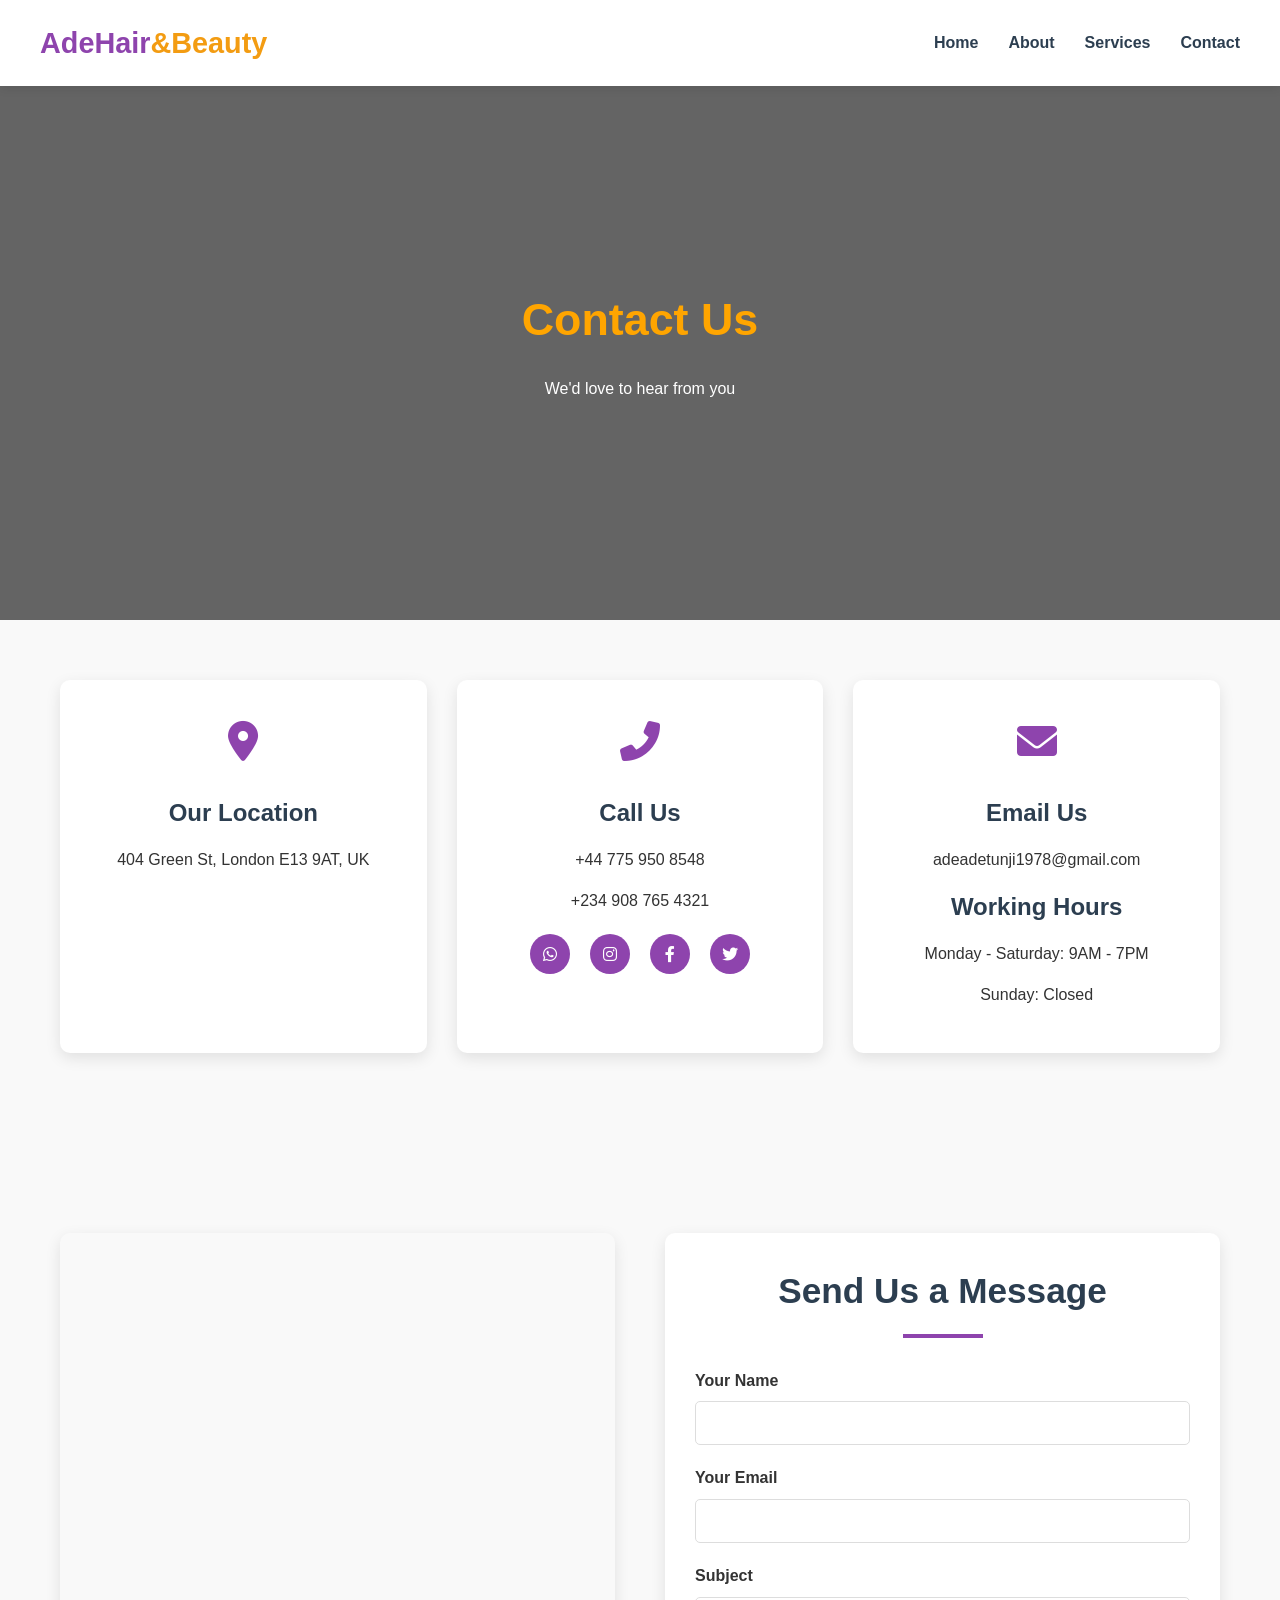
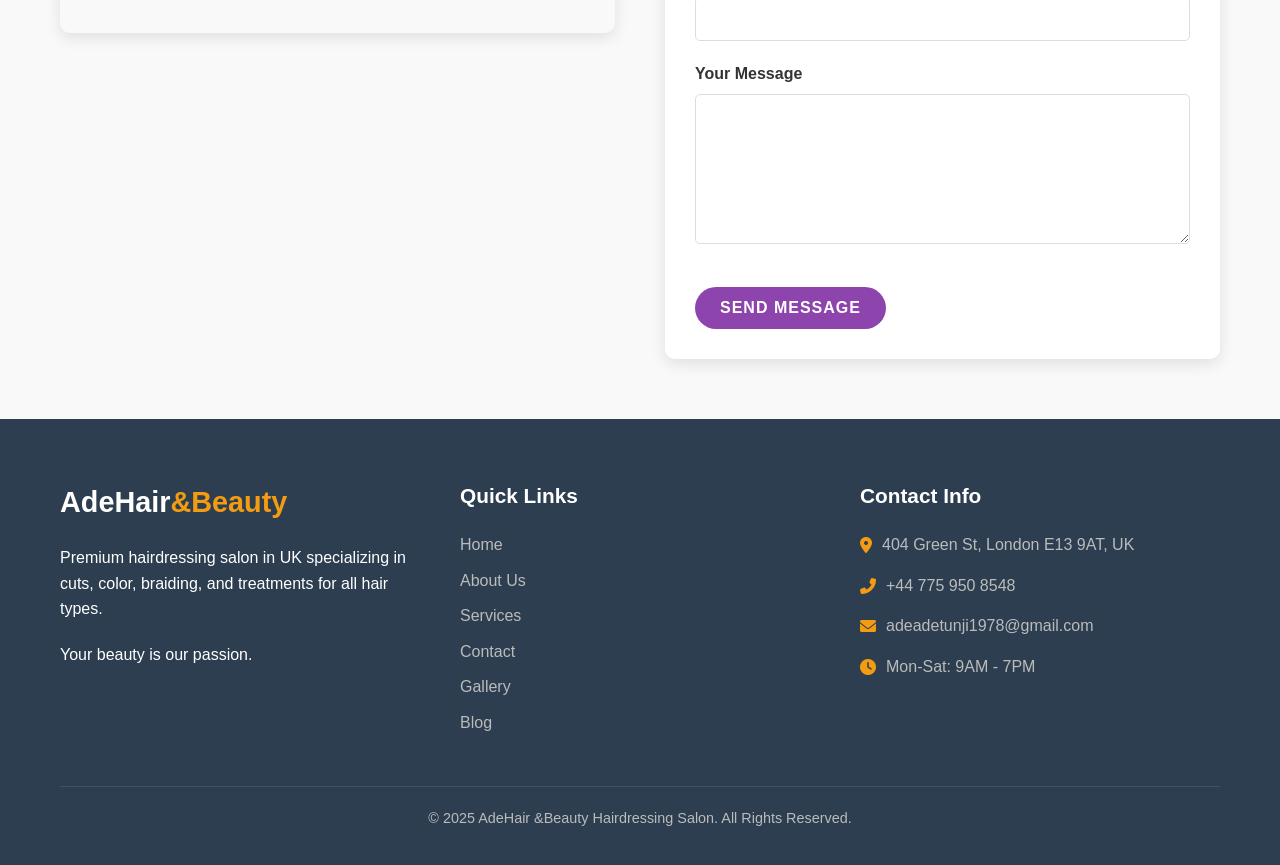
<file: contact.html>
<!DOCTYPE html>
<html lang="en">
<head>
    <meta charset="UTF-8">
    <meta name="viewport" content="width=device-width, initial-scale=1.0">
    <title>AdeHair&Beauty | Premium Hairdressing Salon in UK</title>
    <link rel="stylesheet" href="https://cdnjs.cloudflare.com/ajax/libs/font-awesome/6.0.0-beta3/css/all.min.css">
    <link rel="stylesheet" href="style.css">
</head>
<body>
    <!-- Header -->
    <header>
        <div class="container header-container">
            <a href="index.html" class="logo">AdeHair<span>&Beauty</span></a>
            <button class="mobile-menu-btn" id="mobileMenuBtn">
                <i class="fas fa-bars"></i>
            </button>
            <nav id="mainNav">
                <ul>
                    <li><a href="index.html">Home</a></li>
                    <li><a href="about.html">About</a></li>
                    <li><a href="services.html">Services</a></li>
                    <li><a href="contact.html">Contact</a></li>
                </ul>
            </nav>
        </div>
    </header>


    <!-- Contact Page (hidden by default) -->
        <!-- <div id="contact-page" style="display: none;"> -->
            <!-- Contact Hero -->
            <section class="contact-hero">
                <div class="container">
                    <h1 style="color: orange;">Contact Us</h1>
                    <p>We'd love to hear from you</p>
                </div>
            </section>

            <!-- Contact Info -->
            <section class="contact-info-section">
                <div class="container">
                    <div class="contact-info">
                        <div class="contact-card">
                            <div class="contact-icon">
                                <i class="fas fa-map-marker-alt"></i>
                            </div>
                            <h3>Our Location</h3>
                            <p>404 Green St, London E13 9AT, UK</p>
                        </div>
                        <div class="contact-card">
                            <div class="contact-icon">
                                <i class="fas fa-phone-alt"></i>
                            </div>
                            <h3>Call Us</h3>
                            <p>+44 775 950 8548</p>
                            <p>+234 908 765 4321</p>
                            <div class="social-links">
                                <a href="https://wa.me/447759508548"><i class="fab fa-whatsapp"></i></a>
                                <a href="#"><i class="fab fa-instagram"></i></a>
                                <a href="#"><i class="fab fa-facebook-f"></i></a>
                                <a href="#"><i class="fab fa-twitter"></i></a>
                            </div>
                        </div>
                        <div class="contact-card">
                            <div class="contact-icon">
                                <i class="fas fa-envelope"></i>
                            </div>
                            <h3>Email Us</h3>
                            <p>adeadetunji1978@gmail.com</p>
                            <!-- <p>bookings@lushlocks.com</p> -->
                            <h3>Working Hours</h3>
                            <p>Monday - Saturday: 9AM - 7PM</p>
                            <p>Sunday: Closed</p>
                        </div>
                    </div>
                </div>
            </section>

            <!-- Map & Contact Form -->
            <section class="contact-form-section">
                <div class="container">
                    <div class="contact-container">
                        <div class="contact-map">
                            <!-- <iframe src="https://www.google.com/maps/embed?pb=!1m18!1m12!1m3!1d3964.622697823847!2d3.421587315231632!3d6.428096595338283!2m3!1f0!2f0!3f0!3m2!1i1024!2i768!4f13.1!3m3!1m2!1s0x103bf52e31cc51c7%3A0x7f4ef5e6a7b5e1b!2sVictoria%20Island%2C%20Lagos!5e0!3m2!1sen!2sng!4v1620000000000!5m2!1sen!2sng" allowfullscreen="" loading="lazy"></iframe> -->
                             <iframe src="https://www.google.com/maps/embed?pb=!1m18!1m12!1m3!1d2481.810187333701!2d0.0353007!3d51.535041199999995!2m3!1f0!2f0!3f0!3m2!1i1024!2i768!4f13.1!3m3!1m2!1s0x47d8a7c80a1e1255%3A0x75092673ffcbf46!2s404%20Green%20St%2C%20London%20E13%209AT%2C%20UK!5e0!3m2!1sen!2sng!4v1755837691591!5m2!1sen!2sng" width="600" height="450" style="border:0;" allowfullscreen="" loading="lazy" referrerpolicy="no-referrer-when-downgrade"></iframe>
                        </div>
                        <div class="contact-form">
                            <h2>Send Us a Message</h2>
                            <form name="contact" method="POST" data-netlify="true">
  <input type="hidden" name="form-name" value="contact">
  
  <div class="form-group">
    <label for="contact-name">Your Name</label>
    <input type="text" id="contact-name" name="name" required>
  </div>
  
  <div class="form-group">
    <label for="contact-email">Your Email</label>
    <input type="email" id="contact-email" name="email" required>
  </div>
  
  <div class="form-group">
    <label for="contact-subject">Subject</label>
    <input type="text" id="contact-subject" name="subject">
  </div>
  
  <div class="form-group">
    <label for="contact-message">Your Message</label>
    <textarea id="contact-message" name="message" required></textarea>
  </div>
  
  <button type="submit" class="btn">Send Message</button>
</form>

                        </div>
                    </div>
                </div>
            </section>
        </div>

        <!-- Footer -->
    <footer>
        <div class="container">
            <div class="footer-container">
                <div class="footer-about">
                    <div class="footer-logo">AdeHair<span>&Beauty</span></div>
                    <p>Premium hairdressing salon in UK specializing in cuts, color, braiding, and treatments for all hair types.</p>
                    <p>Your beauty is our passion.</p>
                </div>
                <div class="footer-links">
                    <h3>Quick Links</h3>
                    <ul>
                        <li><a href="index.html">Home</a></li>
                        <li><a href="about.html">About Us</a></li>
                        <li><a href="services.html">Services</a></li>
                        <li><a href="contact.html">Contact</a></li>
                        <li><a href="#">Gallery</a></li>
                        <li><a href="#">Blog</a></li>
                    </ul>
                </div>
                <div class="footer-contact">
                    <h3>Contact Info</h3>
                    <p><i class="fas fa-map-marker-alt"></i> 404 Green St, London E13 9AT, UK</p>
                    <p><i class="fas fa-phone-alt"></i> +44 775 950 8548</p>
                    <p><i class="fas fa-envelope"></i> adeadetunji1978@gmail.com</p>
                    <p><i class="fas fa-clock"></i> Mon-Sat: 9AM - 7PM</p>
                </div>
            </div>
            <div class="footer-bottom">
                <p>&copy; 2025 AdeHair &Beauty Hairdressing Salon. All Rights Reserved.</p>
            </div>
        </div>
    </footer>

    <script src="script.js"></script>
</body>
</html>
</file>
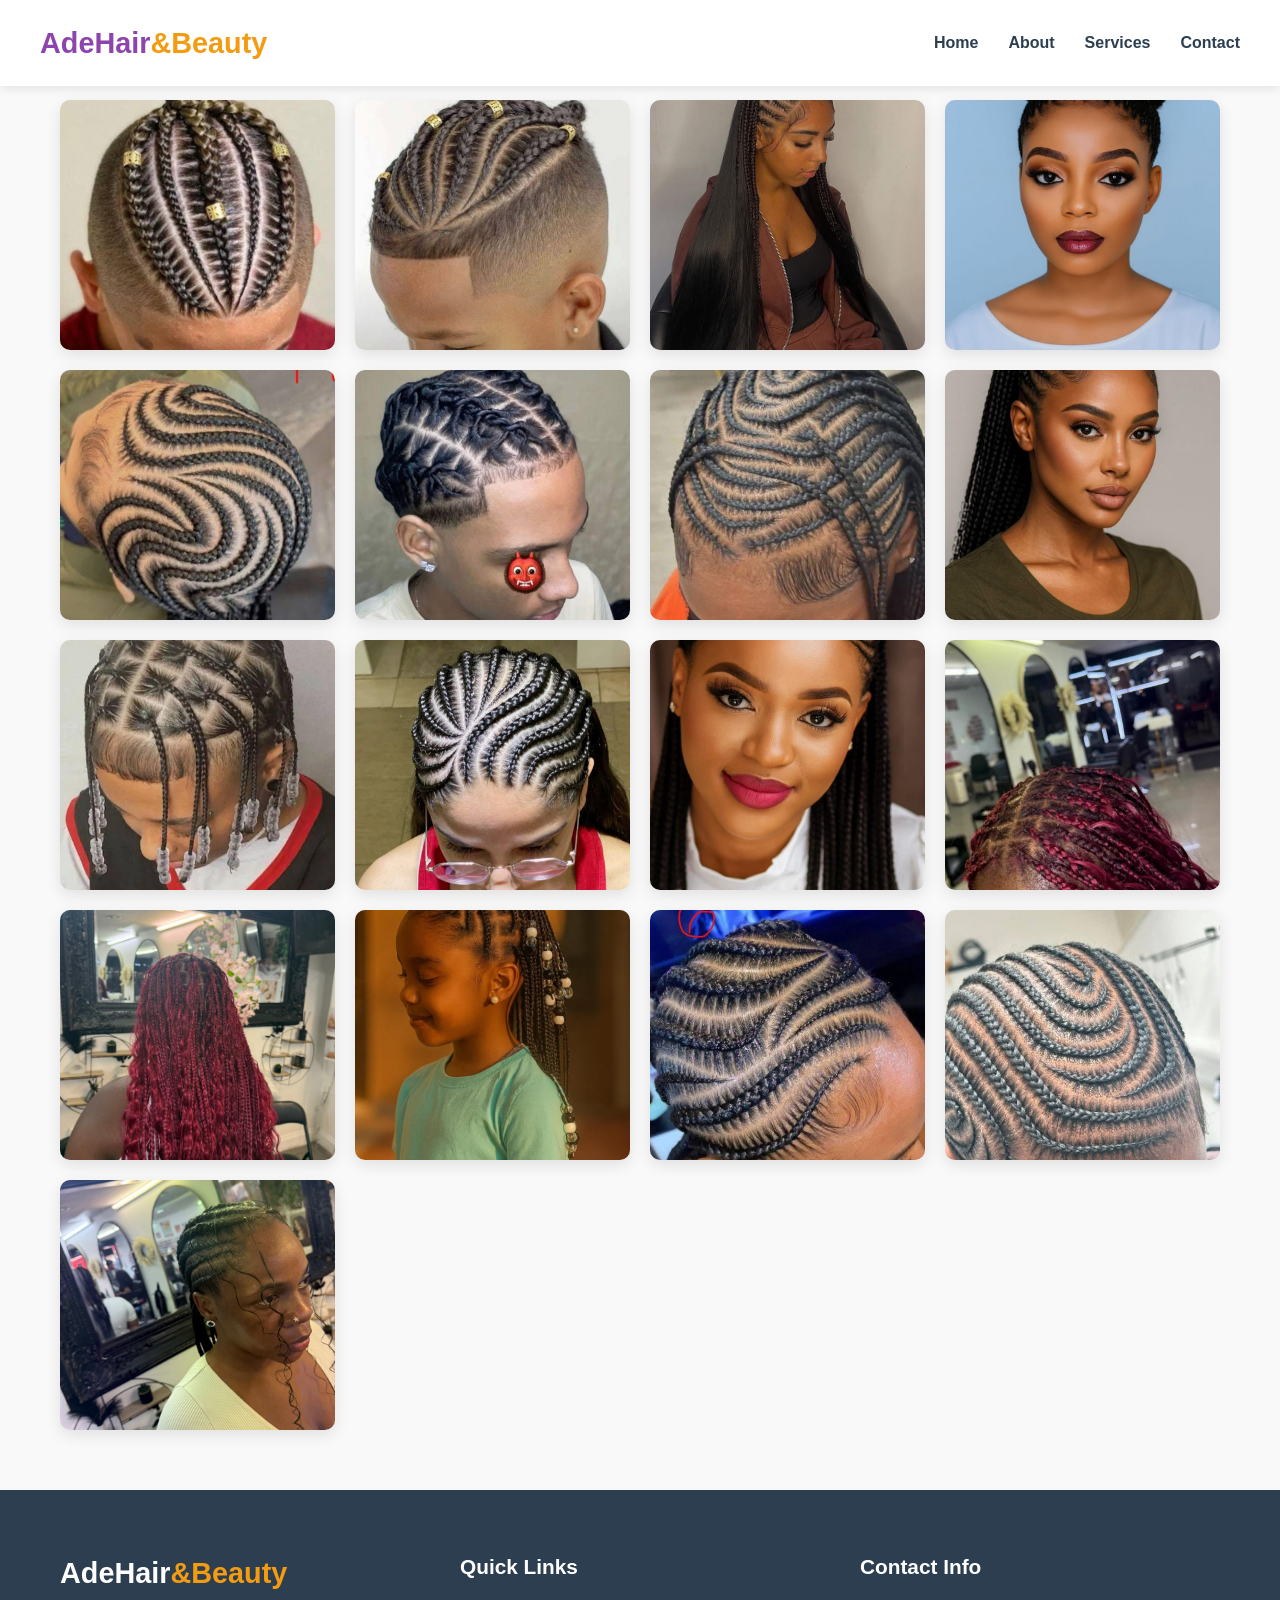
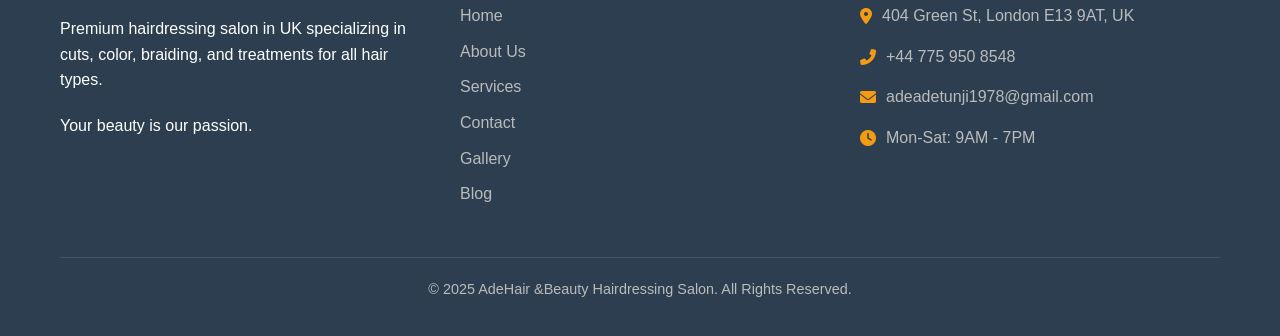
<file: gallery.html>
<!DOCTYPE html>
<html lang="en">
<head>
    <meta charset="UTF-8">
    <meta name="viewport" content="width=device-width, initial-scale=1.0">
    <title>AdeHair&Beauty | Premium Hairdressing Salon in UK</title>
    <link rel="stylesheet" href="https://cdnjs.cloudflare.com/ajax/libs/font-awesome/6.0.0-beta3/css/all.min.css">
    <link rel="stylesheet" href="style.css">
</head>
<body>
    <!-- Header -->
    <header>
        <div class="container header-container">
            <a href="index.html" class="logo">AdeHair<span>&Beauty</span></a>
            <button class="mobile-menu-btn" id="mobileMenuBtn">
                <i class="fas fa-bars"></i>
            </button>
            <nav id="mainNav">
                <ul>
                    <li><a href="index.html">Home</a></li>
                    <li><a href="about.html">About</a></li>
                    <li><a href="services.html">Services</a></li>
                    <li><a href="contact.html">Contact</a></li>
                </ul>
            </nav>
        </div>
    </header>

    <section class="gallery">
                <div class="container">
                    <!-- <h2>Our Salon</h2> -->
                    <div class="gallery-grid">
                        <div class="gallery-item">
                            <img src="no1.jpg" alt="Salon Interior">
                        </div>
                        <div class="gallery-item">
                            <img src="no2.jpg" alt="Stylist at Work">
                        </div>
                        <div class="gallery-item">
                            <img src="no3.jpg" alt="Haircut Service">
                        </div>
                        <div class="gallery-item">
                            <img src="no4.jpg" alt="Braiding Service">
                        </div>
                        <div class="gallery-item">
                            <img src="no5.jpg" alt="Braiding Service">
                        </div>
                        <div class="gallery-item">
                            <img src="no6.jpg" alt="Braiding Service">
                        </div>
                        <div class="gallery-item">
                            <img src="no7.jpg" alt="Braiding Service">
                        </div>
                        <div class="gallery-item">
                            <img src="no8.jpg" alt="Braiding Service">
                        </div>
                        <div class="gallery-item">
                            <img src="no9.jpg" alt="Braiding Service">
                        </div>
                        <div class="gallery-item">
                            <img src="no10.jpg" alt="Braiding Service">
                        </div>
                        <div class="gallery-item">
                            <img src="no11.jpg" alt="Braiding Service">
                        </div>
                        <div class="gallery-item">
                            <img src="no12.jpg" alt="Braiding Service">
                        </div>
                        <div class="gallery-item">
                            <img src="no13.jpg" alt="Braiding Service">
                        </div>
                        <div class="gallery-item">
                            <img src="no14.jpg" alt="Braiding Service">
                        </div>
                        <div class="gallery-item">
                            <img src="no15.jpg" alt="Braiding Service">
                        </div>
                        <div class="gallery-item">
                            <img src="no16.jpg" alt="Braiding Service">
                        </div>
                        <div class="gallery-item">
                            <img src="no17.jpg" alt="Braiding Service">
                        </div>
                    </div>
                </div>
            </section>

            <!-- Footer -->
    <footer>
        <div class="container">
            <div class="footer-container">
                <div class="footer-about">
                    <div class="footer-logo">AdeHair<span>&Beauty</span></div>
                    <p>Premium hairdressing salon in UK specializing in cuts, color, braiding, and treatments for all hair types.</p>
                    <p>Your beauty is our passion.</p>
                </div>
                <div class="footer-links">
                    <h3>Quick Links</h3>
                    <ul>
                        <li><a href="index.html">Home</a></li>
                        <li><a href="about.html">About Us</a></li>
                        <li><a href="services.html">Services</a></li>
                        <li><a href="contact.html">Contact</a></li>
                        <li><a href="gallery.html">Gallery</a></li>
                        <li><a href="#">Blog</a></li>
                    </ul>
                </div>
                <div class="footer-contact">
                    <h3>Contact Info</h3>
                    <p><i class="fas fa-map-marker-alt"></i> 404 Green St, London E13 9AT, UK</p>
                    <p><i class="fas fa-phone-alt"></i> +44 775 950 8548</p>
                    <p><i class="fas fa-envelope"></i> adeadetunji1978@gmail.com</p>
                    <p><i class="fas fa-clock"></i> Mon-Sat: 9AM - 7PM</p>
                </div>
            </div>
            <div class="footer-bottom">
                <p>&copy; 2025 AdeHair &Beauty Hairdressing Salon. All Rights Reserved.</p>
            </div>
        </div>
    </footer>

        <script src="script.js"></script>
</body>
</html>
</file>
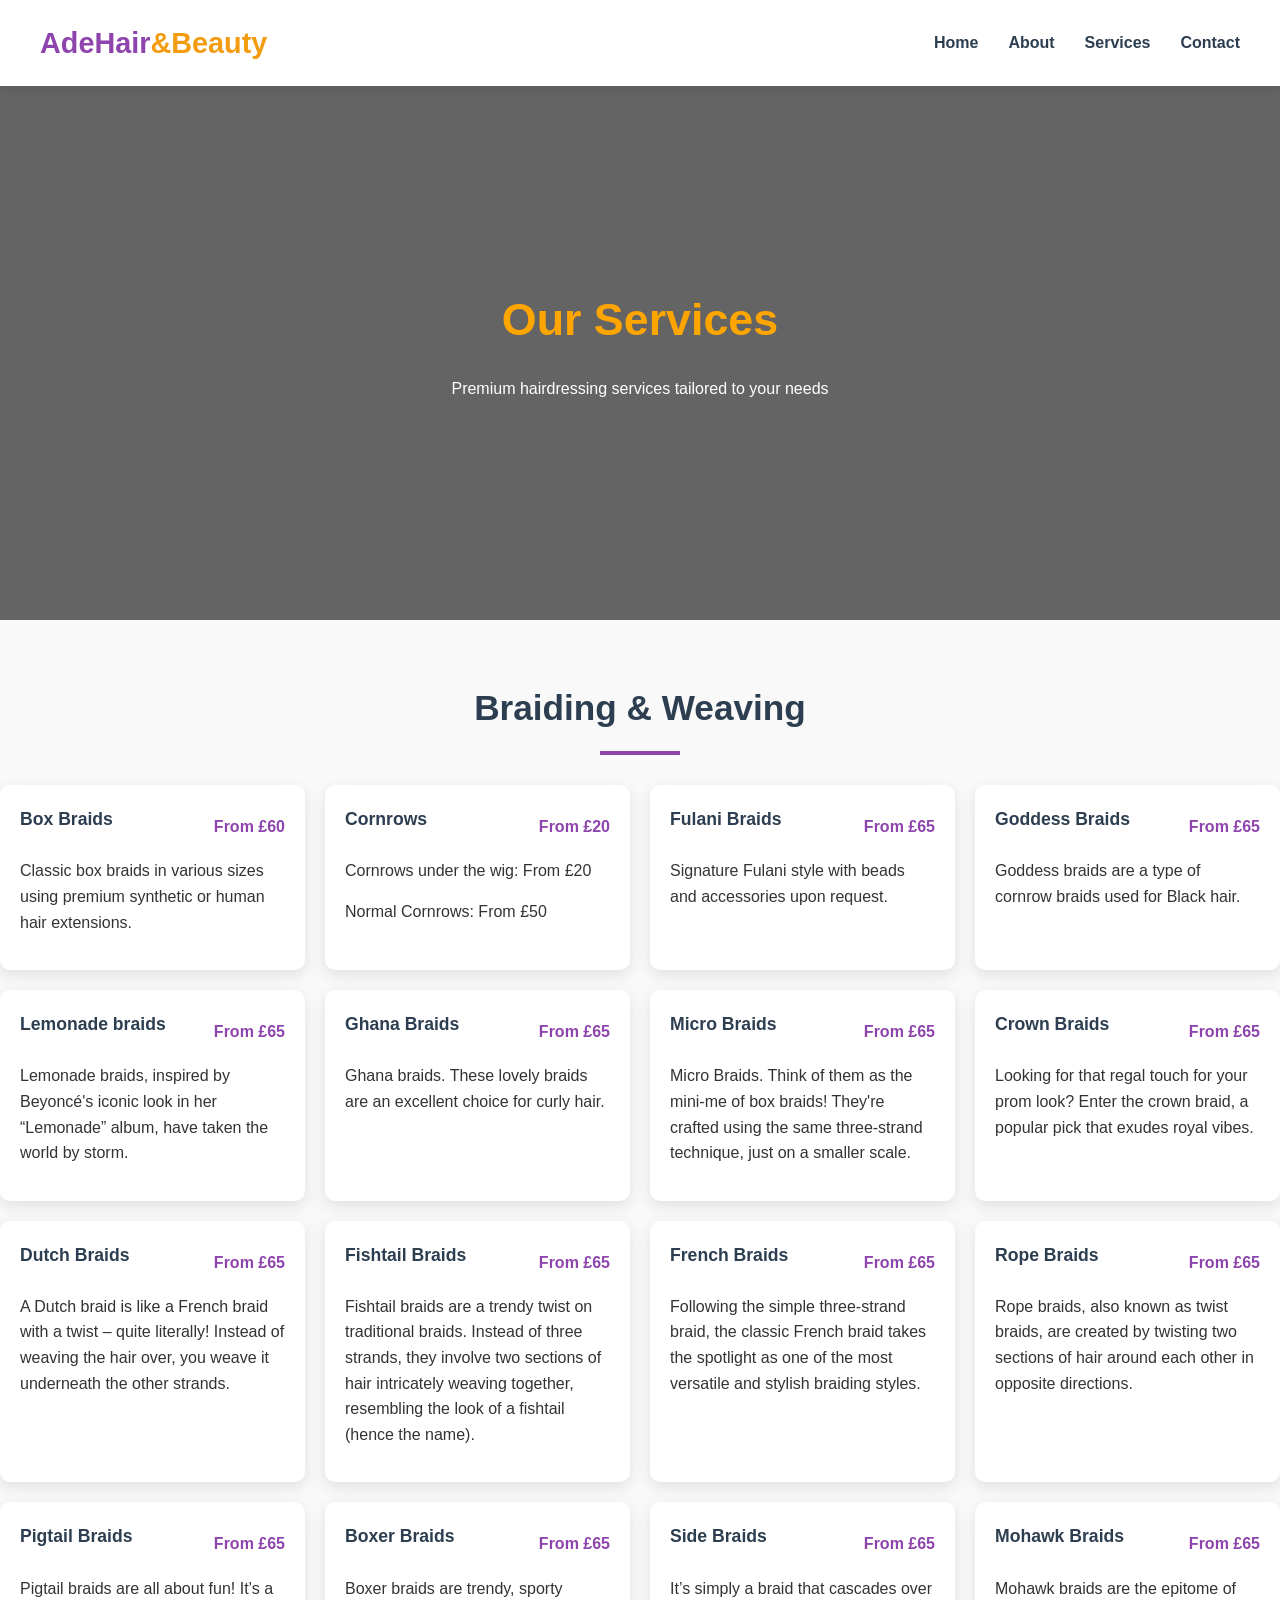
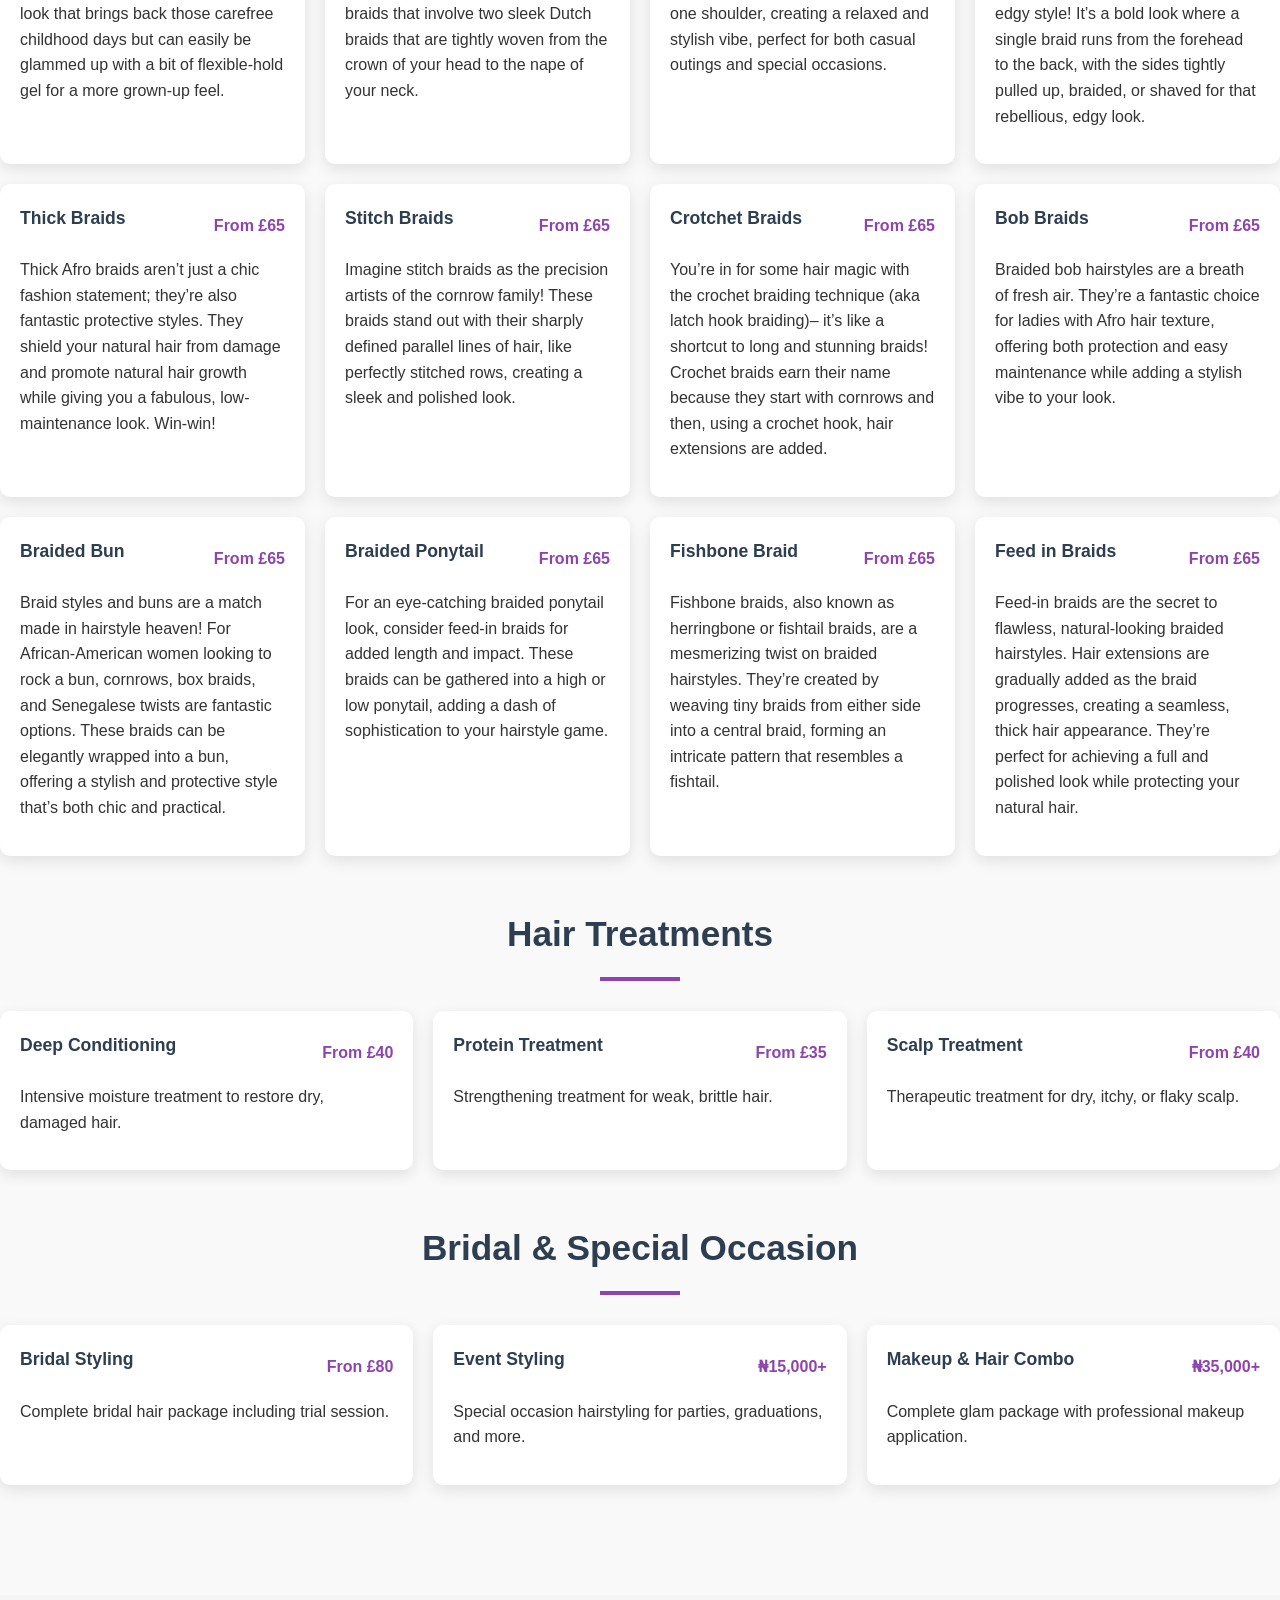
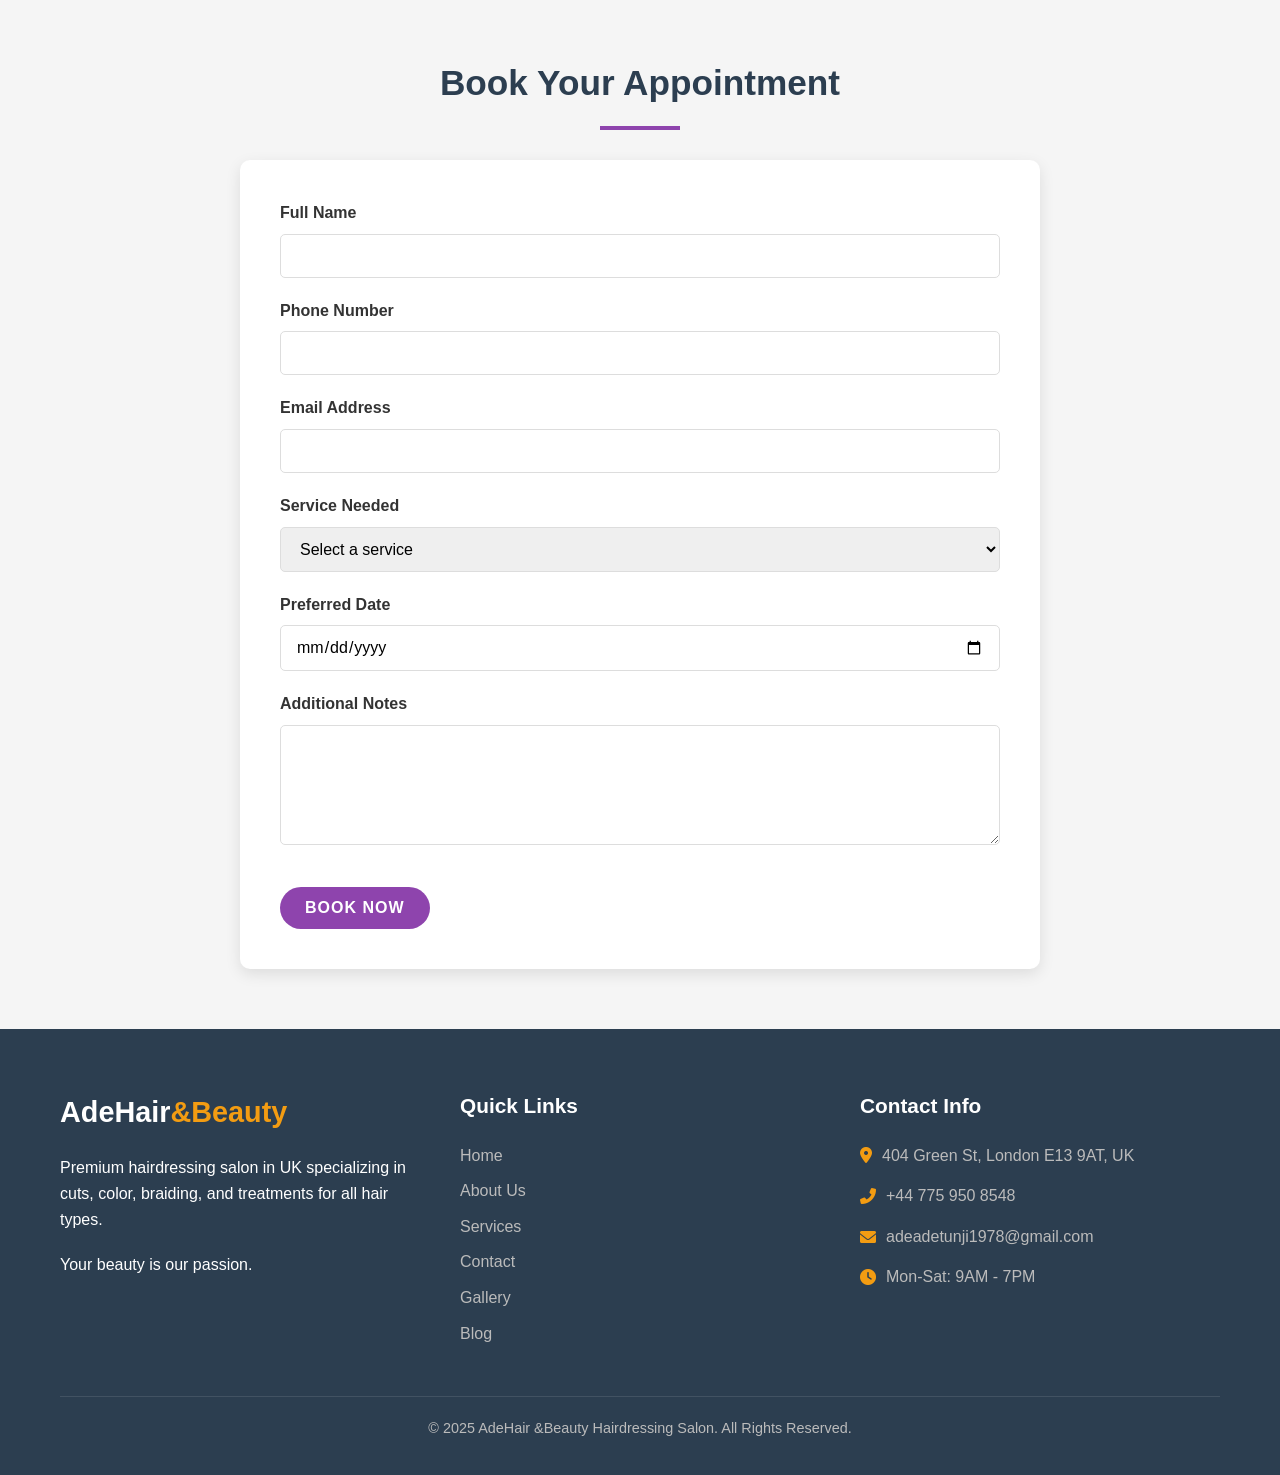
<file: services.html>
<!DOCTYPE html>
<html lang="en">
<head>
    <meta charset="UTF-8">
    <meta name="viewport" content="width=device-width, initial-scale=1.0">
    <title>AdeHair&Beauty | Premium Hairdressing Salon in UK</title>
    <link rel="stylesheet" href="https://cdnjs.cloudflare.com/ajax/libs/font-awesome/6.0.0-beta3/css/all.min.css">
    <link rel="stylesheet" href="style.css">
</head>
<body>
     <!-- Header -->
    <header>
        <div class="container header-container">
            <a href="index.html" class="logo">AdeHair<span>&Beauty</span></a>
            <button class="mobile-menu-btn" id="mobileMenuBtn">
                <i class="fas fa-bars"></i>
            </button>
            <nav id="mainNav">
                <ul>
                    <li><a href="index.html">Home</a></li>
                    <li><a href="about.html">About</a></li>
                    <li><a href="services.html">Services</a></li>
                    <li><a href="contact.html">Contact</a></li>
                </ul>
            </nav>
        </div>
    </header>

    <!-- Services Page (hidden by default) -->
        <!-- <div id="services-page" style="display: none;"> -->
            <!-- Services Hero -->
            <section class="services-hero">
                <div class="container">
                    <h1 style="color: orange;">Our Services</h1>
                    <p>Premium hairdressing services tailored to your needs</p>
                </div>
            </section>

            <!-- Services List -->
            <section class="services-list-section">
                <!-- <div class="container">
                    <div class="services-list">
                        <div class="service-category">
                            <h2>Haircuts & Styling</h2>
                            <div class="service-items">
                                <div class="service-item">
                                    <div class="service-item-header">
                                        <h3 class="service-item-name">Women's Haircut</h3>
                                        <span class="service-item-price">₦5,000 - ₦15,000</span>
                                    </div>
                                    <p>Precision haircut customized to your face shape and lifestyle, with a complimentary consultation.</p>
                                </div>
                                <div class="service-item">
                                    <div class="service-item-header">
                                        <h3 class="service-item-name">Blowout & Styling</h3>
                                        <span class="service-item-price">₦7,000</span>
                                    </div>
                                    <p>Professional blow-dry and styling with heat protection for a flawless finish.</p>
                                </div>
                                <div class="service-item">
                                    <div class="service-item-header">
                                        <h3 class="service-item-name">Children's Haircut</h3>
                                        <span class="service-item-price">₦4,000</span>
                                    </div>
                                    <p>Gentle haircuts for children in a fun, comfortable environment.</p>
                                </div>
                            </div>
                        </div> -->

                        <div class="service-category">
                            <h2>Braiding & Weaving</h2>
                            <div class="service-items">
                                <div class="service-item">
                                    <div class="service-item-header">
                                        <h3 class="service-item-name">Box Braids</h3>
                                        <span class="service-item-price">From £60</span>
                                    </div>
                                    <p>Classic box braids in various sizes using premium synthetic or human hair extensions.</p>
                                </div>
                                <div class="service-item">
                                    <div class="service-item-header">
                                        <h3 class="service-item-name">Cornrows</h3>
                                        <span class="service-item-price">From £20</span>
                                    </div>
                                    <p>Cornrows under the wig: From £20</p>
                                    <p>Normal Cornrows: From £50</p>
                                </div>
                                <div class="service-item">
                                    <div class="service-item-header">
                                        <h3 class="service-item-name">Fulani Braids</h3>
                                        <span class="service-item-price">From £65</span>
                                    </div>
                                    <p>Signature Fulani style with beads and accessories upon request.</p>
                                </div>
                                <div class="service-item">
                                    <div class="service-item-header">
                                        <h3 class="service-item-name">Goddess Braids</h3>
                                        <span class="service-item-price">From £65</span>
                                    </div>
                                    <p>Goddess braids are a type of cornrow braids used for Black hair.</p>
                                </div>
                                <div class="service-item">
                                    <div class="service-item-header">
                                        <h3 class="service-item-name">Lemonade braids</h3>
                                        <span class="service-item-price">From £65</span>
                                    </div>
                                    <p>Lemonade braids, inspired by Beyoncé's iconic look in her “Lemonade” album, have taken the world by storm.</p>
                                </div>
                                <div class="service-item">
                                    <div class="service-item-header">
                                        <h3 class="service-item-name">Ghana Braids</h3>
                                        <span class="service-item-price">From £65</span>
                                    </div>
                                    <p>Ghana braids. These lovely braids are an excellent choice for curly hair.</p>
                                </div>
                                <div class="service-item">
                                    <div class="service-item-header">
                                        <h3 class="service-item-name">Micro Braids</h3>
                                        <span class="service-item-price">From £65</span>
                                    </div>
                                    <p>Micro Braids. Think of them as the mini-me of box braids! They're crafted using the same three-strand technique, just on a smaller scale.</p>
                                </div>
                                <div class="service-item">
                                    <div class="service-item-header">
                                        <h3 class="service-item-name">Crown Braids</h3>
                                        <span class="service-item-price">From £65</span>
                                    </div>
                                    <p>Looking for that regal touch for your prom look? Enter the crown braid, a popular pick that exudes royal vibes.</p>
                                </div>
                                <div class="service-item">
                                    <div class="service-item-header">
                                        <h3 class="service-item-name">Dutch Braids</h3>
                                        <span class="service-item-price">From £65</span>
                                    </div>
                                    <p>A Dutch braid is like a French braid with a twist – quite literally! Instead of weaving the hair over, you weave it underneath the other strands.</p>
                                </div>
                                <div class="service-item">
                                    <div class="service-item-header">
                                        <h3 class="service-item-name">Fishtail Braids</h3>
                                        <span class="service-item-price">From £65</span>
                                    </div>
                                    <p>Fishtail braids are a trendy twist on traditional braids. Instead of three strands, they involve two sections of hair intricately weaving together, resembling the look of a fishtail (hence the name).</p>
                                </div>
                                <div class="service-item">
                                    <div class="service-item-header">
                                        <h3 class="service-item-name">French Braids</h3>
                                        <span class="service-item-price">From £65</span>
                                    </div>
                                    <p>Following the simple three-strand braid, the classic French braid takes the spotlight as one of the most versatile and stylish braiding styles.</p>
                                </div>
                                <div class="service-item">
                                    <div class="service-item-header">
                                        <h3 class="service-item-name">Rope Braids</h3>
                                        <span class="service-item-price">From £65</span>
                                    </div>
                                    <p>Rope braids, also known as twist braids, are created by twisting two sections of hair around each other in opposite directions.</p>
                                </div>
                                <div class="service-item">
                                    <div class="service-item-header">
                                        <h3 class="service-item-name">Pigtail Braids</h3>
                                        <span class="service-item-price">From £65</span>
                                    </div>
                                    <p>Pigtail braids are all about fun! It’s a look that brings back those carefree childhood days but can easily be glammed up with a bit of flexible-hold gel for a more grown-up feel.</p>
                                </div>
                                <div class="service-item">
                                    <div class="service-item-header">
                                        <h3 class="service-item-name">Boxer Braids</h3>
                                        <span class="service-item-price">From £65</span>
                                    </div>
                                    <p>Boxer braids are trendy, sporty braids that involve two sleek Dutch braids that are tightly woven from the crown of your head to the nape of your neck.</p>
                                </div>
                                <div class="service-item">
                                    <div class="service-item-header">
                                        <h3 class="service-item-name">Side Braids</h3>
                                        <span class="service-item-price">From £65</span>
                                    </div>
                                    <p> It’s simply a braid that cascades over one shoulder, creating a relaxed and stylish vibe, perfect for both casual outings and special occasions.</p>
                                </div>
                                <div class="service-item">
                                    <div class="service-item-header">
                                        <h3 class="service-item-name">Mohawk Braids</h3>
                                        <span class="service-item-price">From £65</span>
                                    </div>
                                    <p>Mohawk braids are the epitome of edgy style! It’s a bold look where a single braid runs from the forehead to the back, with the sides tightly pulled up, braided, or shaved for that rebellious, edgy look.</p>
                                </div>
                                <div class="service-item">
                                    <div class="service-item-header">
                                        <h3 class="service-item-name">Thick Braids</h3>
                                        <span class="service-item-price">From £65</span>
                                    </div>
                                    <p>Thick Afro braids aren’t just a chic fashion statement; they’re also fantastic protective styles. They shield your natural hair from damage and promote natural hair growth while giving you a fabulous, low-maintenance look. Win-win!</p>
                                </div>
                                <div class="service-item">
                                    <div class="service-item-header">
                                        <h3 class="service-item-name">Stitch Braids</h3>
                                        <span class="service-item-price">From £65</span>
                                    </div>
                                    <p>Imagine stitch braids as the precision artists of the cornrow family! These braids stand out with their sharply defined parallel lines of hair, like perfectly stitched rows, creating a sleek and polished look.</p>
                                </div>
                                <div class="service-item">
                                    <div class="service-item-header">
                                        <h3 class="service-item-name">Crotchet Braids</h3>
                                        <span class="service-item-price">From £65</span>
                                    </div>
                                    <p>You’re in for some hair magic with the crochet braiding technique (aka latch hook braiding)– it’s like a shortcut to long and stunning braids! Crochet braids earn their name because they start with cornrows and then, using a crochet hook, hair extensions are added.</p>
                                </div>
                                <div class="service-item">
                                    <div class="service-item-header">
                                        <h3 class="service-item-name">Bob Braids</h3>
                                        <span class="service-item-price">From £65</span>
                                    </div>
                                    <p>Braided bob hairstyles are a breath of fresh air. They’re a fantastic choice for ladies with Afro hair texture, offering both protection and easy maintenance while adding a stylish vibe to your look.</p>
                                </div>
                                <div class="service-item">
                                    <div class="service-item-header">
                                        <h3 class="service-item-name">Braided Bun</h3>
                                        <span class="service-item-price">From £65</span>
                                    </div>
                                    <p>Braid styles and buns are a match made in hairstyle heaven! For African-American women looking to rock a bun, cornrows, box braids, and Senegalese twists are fantastic options. These braids can be elegantly wrapped into a bun, offering a stylish and protective style that’s both chic and practical.</p>
                                </div>
                                <div class="service-item">
                                    <div class="service-item-header">
                                        <h3 class="service-item-name">Braided Ponytail</h3>
                                        <span class="service-item-price">From £65</span>
                                    </div>
                                    <p>For an eye-catching braided ponytail look, consider feed-in braids for added length and impact. These braids can be gathered into a high or low ponytail, adding a dash of sophistication to your hairstyle game.</p>
                                </div>
                                <div class="service-item">
                                    <div class="service-item-header">
                                        <h3 class="service-item-name">Fishbone Braid</h3>
                                        <span class="service-item-price">From £65</span>
                                    </div>
                                    <p>Fishbone braids, also known as herringbone or fishtail braids, are a mesmerizing twist on braided hairstyles. They’re created by weaving tiny braids from either side into a central braid, forming an intricate pattern that resembles a fishtail.</p>
                                </div>
                                <div class="service-item">
                                    <div class="service-item-header">
                                        <h3 class="service-item-name">Feed in Braids</h3>
                                        <span class="service-item-price">From £65</span>
                                    </div>
                                    <p>Feed-in braids are the secret to flawless, natural-looking braided hairstyles. Hair extensions are gradually added as the braid progresses, creating a seamless, thick hair appearance. They’re perfect for achieving a full and polished look while protecting your natural hair.</p>
                                </div>
                            </div>
                        </div>

                        <div class="service-category">
                            <h2>Hair Treatments</h2>
                            <div class="service-items">
                                <div class="service-item">
                                    <div class="service-item-header">
                                        <h3 class="service-item-name">Deep Conditioning</h3>
                                        <span class="service-item-price">From £40</span>
                                    </div>
                                    <p>Intensive moisture treatment to restore dry, damaged hair.</p>
                                </div>
                                <div class="service-item">
                                    <div class="service-item-header">
                                        <h3 class="service-item-name">Protein Treatment</h3>
                                        <span class="service-item-price">From £35</span>
                                    </div>
                                    <p>Strengthening treatment for weak, brittle hair.</p>
                                </div>
                                <div class="service-item">
                                    <div class="service-item-header">
                                        <h3 class="service-item-name">Scalp Treatment</h3>
                                        <span class="service-item-price">From £40</span>
                                    </div>
                                    <p>Therapeutic treatment for dry, itchy, or flaky scalp.</p>
                                </div>
                            </div>
                        </div>

                        <div class="service-category">
                            <h2>Bridal & Special Occasion</h2>
                            <div class="service-items">
                                <div class="service-item">
                                    <div class="service-item-header">
                                        <h3 class="service-item-name">Bridal Styling</h3>
                                    <span class="service-item-price">Fron £80</span>
                                    </div>
                                    <p>Complete bridal hair package including trial session.</p>
                                </div>
                                <div class="service-item">
                                    <div class="service-item-header">
                                        <h3 class="service-item-name">Event Styling</h3>
                                        <span class="service-item-price">₦15,000+</span>
                                    </div>
                                    <p>Special occasion hairstyling for parties, graduations, and more.</p>
                                </div>
                                <div class="service-item">
                                    <div class="service-item-header">
                                        <h3 class="service-item-name">Makeup & Hair Combo</h3>
                                        <span class="service-item-price">₦35,000+</span>
                                    </div>
                                    <p>Complete glam package with professional makeup application.</p>
                                </div>
                            </div>
                        </div>
                    </div>
                </div>
            </section>

            <!-- Booking Section -->
            <section class="booking">
                <div class="container">
                    <h2>Book Your Appointment</h2>
                    <div class="booking-container">
                        <form name="booking" class="booking-form" method="POST" data-netlify="true">
  <input type="hidden" name="form-name" value="booking">
  
  <div class="form-group">
    <label for="name">Full Name</label>
    <input type="text" id="name" name="name" required>
  </div>
  
  <div class="form-group">
    <label for="phone">Phone Number</label>
    <input type="tel" id="phone" name="phone" required>
  </div>
  
  <div class="form-group">
    <label for="email">Email Address</label>
    <input type="email" id="email" name="email">
  </div>
  
  <div class="form-group">
    <label for="service">Service Needed</label>
    <select id="service" name="service" required>
      <option value="">Select a service</option>
      <option value="haircut">Haircut & Styling</option>
      <option value="braiding">Braiding & Weaving</option>
      <option value="treatment">Hair Treatment</option>
      <option value="bridal">Bridal/Special Occasion</option>
      <option value="other">Other</option>
    </select>
  </div>
  
  <div class="form-group">
    <label for="date">Preferred Date</label>
    <input type="date" id="date" name="date" required>
  </div>
  
  <div class="form-group">
    <label for="message">Additional Notes</label>
    <textarea id="message" name="message"></textarea>
  </div>
  
  <button type="submit" class="btn">Book Now</button>
</form>

                    </div>
                </div>
            </section>
        </div>



    <!-- Footer -->
    <footer>
        <div class="container">
            <div class="footer-container">
                <div class="footer-about">
                    <div class="footer-logo">AdeHair<span>&Beauty</span></div>
                    <p>Premium hairdressing salon in UK specializing in cuts, color, braiding, and treatments for all hair types.</p>
                    <p>Your beauty is our passion.</p>
                </div>
                <div class="footer-links">
                    <h3>Quick Links</h3>
                    <ul>
                        <li><a href="index.html">Home</a></li>
                        <li><a href="about.html">About Us</a></li>
                        <li><a href="services.html">Services</a></li>
                        <li><a href="contact.html">Contact</a></li>
                        <li><a href="gallery.html">Gallery</a></li>
                        <li><a href="#">Blog</a></li>
                    </ul>
                </div>
                <div class="footer-contact">
                    <h3>Contact Info</h3>
                    <p><i class="fas fa-map-marker-alt"></i> 404 Green St, London E13 9AT, UK</p>
                    <p><i class="fas fa-phone-alt"></i> +44 775 950 8548</p>
                    <p><i class="fas fa-envelope"></i> adeadetunji1978@gmail.com</p>
                    <p><i class="fas fa-clock"></i> Mon-Sat: 9AM - 7PM</p>
                </div>
            </div>
            <div class="footer-bottom">
                <p>&copy; 2025 AdeHair &Beauty Hairdressing Salon. All Rights Reserved.</p>
            </div>
        </div>
    </footer>

    <script src="script.js"></script>
</body>
</html>
</file>
<file: style.css>
/* Global Styles */
        :root {
            --primary: #8e44ad;
            --secondary: #f39c12;
            --dark: #2c3e50;
            --light: #ecf0f1;
            --accent: #e84393;
        }
        
        * {
            margin: 0;
            padding: 0;
            box-sizing: border-box;
            font-family: 'Segoe UI', Tahoma, Geneva, Verdana, sans-serif;
        }
        
        body {
            background-color: #f9f9f9;
            color: #333;
            line-height: 1.6;
        }
        
        .container {
            max-width: 1200px;
            margin: 0 auto;
            padding: 0 20px;
        }
        
        section {
            padding: 60px 0;
        }
        
        h1, h2, h3 {
            color: var(--dark);
        }
        
        h1 {
            font-size: 2.8rem;
            margin-bottom: 20px;
        }
        
        h2 {
            font-size: 2.2rem;
            margin-bottom: 30px;
            text-align: center;
            position: relative;
        }
        
        h2::after {
            content: '';
            display: block;
            width: 80px;
            height: 4px;
            background: var(--primary);
            margin: 15px auto;
        }
        
        h3 {
            font-size: 1.5rem;
            margin-bottom: 15px;
        }
        
        p {
            margin-bottom: 15px;
        }
        
        a {
            text-decoration: none;
            color: var(--primary);
            transition: all 0.3s ease;
        }
        
        a:hover {
            color: var(--accent);
        }
        
        .btn {
            display: inline-block;
            background: var(--primary);
            color: white;
            padding: 12px 25px;
            border: none;
            border-radius: 30px;
            cursor: pointer;
            font-size: 1rem;
            font-weight: 600;
            text-transform: uppercase;
            letter-spacing: 1px;
            transition: all 0.3s ease;
            margin-top: 15px;
        }
        
        .btn:hover {
            background: var(--accent);
            transform: translateY(-3px);
            box-shadow: 0 10px 20px rgba(0, 0, 0, 0.1);
        }
        
        .btn-secondary {
            background: var(--secondary);
        }
        
        .btn-secondary:hover {
            background: #e67e22;
        }
        
        .text-center {
            text-align: center;
        }
        
        /* Header Styles */
        header {
            background-color: white;
            box-shadow: 0 2px 10px rgba(0, 0, 0, 0.1);
            position: fixed;
            width: 100%;
            top: 0;
            z-index: 1000;
        }
        
        .header-container {
            display: flex;
            justify-content: space-between;
            align-items: center;
            padding: 20px 0;
        }
        
        .logo {
            font-size: 1.8rem;
            font-weight: 700;
            color: var(--primary);
        }
        
        .logo span {
            color: var(--secondary);
        }
        
        nav ul {
            display: flex;
            list-style: none;
        }
        
        nav ul li {
            margin-left: 30px;
        }
        
        nav ul li a {
            font-weight: 600;
            color: var(--dark);
        }
        
        nav ul li a:hover {
            color: var(--primary);
        }
        
        .mobile-menu-btn {
            display: none;
            background: none;
            border: none;
            font-size: 1.5rem;
            color: var(--dark);
            cursor: pointer;
        }
        
        /* Hero Section */
        .hero {
            background: linear-gradient(rgba(0, 0, 0, 0.6), rgba(0, 0, 0, 0.6)), url('lady2.png') no-repeat center center/cover;
            height: 100vh;
            display: flex;
            align-items: center;
            text-align: center;
            color: white;
            margin-top: 80px;
        }
        
        .hero-content {
            max-width: 800px;
            margin: 0 auto;
        }
        
        .hero h1 {
            font-size: 3.5rem;
            margin-bottom: 20px;
            color: white;
        }
        
        .hero p {
            font-size: 1.2rem;
            margin-bottom: 30px;
        }
        
        /* Features Section */
        .features {
            background-color: white;
        }
        
        .features-grid {
            display: grid;
            grid-template-columns: repeat(auto-fit, minmax(250px, 1fr));
            gap: 30px;
            margin-top: 40px;
        }
        
        .feature-card {
            text-align: center;
            padding: 30px 20px;
            border-radius: 10px;
            transition: all 0.3s ease;
            background-color: #f9f9f9;
        }
        
        .feature-card:hover {
            transform: translateY(-10px);
            box-shadow: 0 15px 30px rgba(0, 0, 0, 0.1);
        }
        
        .feature-icon {
            font-size: 3rem;
            color: var(--primary);
            margin-bottom: 20px;
        }
        
        /* Services Section */
        .services {
            background-color: #f5f5f5;
        }
        
        .services-grid {
            display: grid;
            grid-template-columns: repeat(auto-fit, minmax(300px, 1fr));
            gap: 30px;
        }
        
        .service-card {
            background: white;
            border-radius: 10px;
            overflow: hidden;
            box-shadow: 0 5px 15px rgba(0, 0, 0, 0.1);
            transition: all 0.3s ease;
        }
        
        .service-card:hover {
            transform: translateY(-10px);
            box-shadow: 0 15px 30px rgba(0, 0, 0, 0.2);
        }
        
        .service-img {
            height: 200px;
            overflow: hidden;
        }
        
        .service-img img {
            width: 100%;
            height: 100%;
            object-fit: cover;
            transition: transform 0.5s ease;
        }
        
        .service-card:hover .service-img img {
            transform: scale(1.1);
        }
        
        .service-content {
            padding: 20px;
        }
        
        .service-price {
            color: var(--primary);
            font-weight: 700;
            font-size: 1.2rem;
            margin: 10px 0;
        }
        
        /* Testimonials Section */
        .testimonials {
            background: linear-gradient(rgba(0, 0, 0, 0.7), rgba(0, 0, 0, 0.7)), url('https://images.unsplash.com/photo-1522337360788-8b13dee7a37e?ixlib=rb-1.2.1&auto=format&fit=crop&w=1350&q=80') no-repeat center center/cover;
            color: white;
            text-align: center;
        }
        
        .testimonials h2 {
            color: white;
        }
        
        .testimonials h2::after {
            background: var(--secondary);
        }
        
        .testimonial-grid {
            display: grid;
            grid-template-columns: repeat(auto-fit, minmax(300px, 1fr));
            gap: 30px;
            margin-top: 40px;
        }
        
        .testimonial-card {
            background: rgba(255, 255, 255, 0.1);
            backdrop-filter: blur(10px);
            padding: 30px;
            border-radius: 10px;
            transition: all 0.3s ease;
        }
        
        .testimonial-card:hover {
            transform: translateY(-10px);
            background: rgba(255, 255, 255, 0.2);
        }
        
        .testimonial-img {
            width: 80px;
            height: 80px;
            border-radius: 50%;
            overflow: hidden;
            margin: 0 auto 20px;
            border: 3px solid var(--secondary);
        }
        
        .testimonial-img img {
            width: 100%;
            height: 100%;
            object-fit: cover;
        }
        
        .testimonial-text {
            font-style: italic;
            margin-bottom: 20px;
        }
        
        .testimonial-author {
            font-weight: 700;
            color: var(--secondary);
        }
        
        /* About Page Styles */
        .about-hero {
            background: linear-gradient(rgba(0, 0, 0, 0.6), rgba(0, 0, 0, 0.6)), url('lady.png') no-repeat center center/cover;
            height: 60vh;
            display: flex;
            align-items: center;
            text-align: center;
            color: white;
            margin-top: 80px;
        }
        
        .about-story {
            display: flex;
            align-items: center;
            gap: 50px;
            margin-bottom: 60px;
        }
        
        .about-story-img {
            flex: 1;
            border-radius: 10px;
            overflow: hidden;
            box-shadow: 0 10px 30px rgba(0, 0, 0, 0.1);
        }
        
        .about-story-img img {
            width: 100%;
            height: auto;
            display: block;
        }
        
        .about-story-content {
            flex: 1;
        }
        
        .team {
            background-color: #f5f5f5;
            padding: 60px 0;
        }
        
        .team-grid {
            display: grid;
            grid-template-columns: repeat(auto-fit, minmax(250px, 1fr));
            gap: 30px;
            margin-top: 40px;
        }
        
        .team-member {
            background: white;
            border-radius: 10px;
            overflow: hidden;
            box-shadow: 0 5px 15px rgba(0, 0, 0, 0.1);
            text-align: center;
            transition: all 0.3s ease;
        }
        
        .team-member:hover {
            transform: translateY(-10px);
            box-shadow: 0 15px 30px rgba(0, 0, 0, 0.2);
        }
        
        .team-member-img {
            height: 250px;
            overflow: hidden;
        }
        
        .team-member-img img {
            width: 100%;
            height: 100%;
            object-fit: cover;
            transition: transform 0.5s ease;
        }
        
        .team-member:hover .team-member-img img {
            transform: scale(1.1);
        }
        
        .team-member-info {
            padding: 20px;
        }
        
        .team-member-role {
            color: var(--primary);
            font-weight: 600;
            margin-bottom: 10px;
        }
        
        .gallery {
            padding: 60px 0;
        }
        
        .gallery-grid {
            display: grid;
            grid-template-columns: repeat(auto-fit, minmax(250px, 1fr));
            gap: 20px;
            margin-top: 40px;
        }
        
        .gallery-item {
            border-radius: 10px;
            overflow: hidden;
            box-shadow: 0 5px 15px rgba(0, 0, 0, 0.1);
            transition: all 0.3s ease;
            height: 250px;
        }
        
        .gallery-item:hover {
            transform: scale(1.05);
            box-shadow: 0 15px 30px rgba(0, 0, 0, 0.2);
        }
        
        .gallery-item img {
            width: 100%;
            height: 100%;
            object-fit: cover;
        }
        
        /* Services Page Styles */
        .services-hero {
            background: linear-gradient(rgba(0, 0, 0, 0.6), rgba(0, 0, 0, 0.6)), url('https://images.unsplash.com/photo-1519699047748-de8e457a634e?ixlib=rb-1.2.1&auto=format&fit=crop&w=1350&q=80') no-repeat center center/cover;
            height: 60vh;
            display: flex;
            align-items: center;
            text-align: center;
            color: white;
            margin-top: 80px;
        }
        
        .services-list {
            margin-top: 40px;
        }
        
        .service-category {
            margin-bottom: 50px;
        }
        
        .service-items {
            display: grid;
            grid-template-columns: repeat(auto-fit, minmax(300px, 1fr));
            gap: 20px;
        }
        
        .service-item {
            background: white;
            padding: 20px;
            border-radius: 10px;
            box-shadow: 0 5px 15px rgba(0, 0, 0, 0.1);
            transition: all 0.3s ease;
        }
        
        .service-item:hover {
            transform: translateY(-5px);
            box-shadow: 0 10px 25px rgba(0, 0, 0, 0.2);
        }
        
        .service-item-header {
            display: flex;
            justify-content: space-between;
            align-items: center;
            margin-bottom: 10px;
        }
        
        .service-item-name {
            font-weight: 600;
            font-size: 1.1rem;
        }
        
        .service-item-price {
            color: var(--primary);
            font-weight: 700;
        }
        
        .booking {
            background-color: #f5f5f5;
            padding: 60px 0;
        }
        
        .booking-container {
            max-width: 800px;
            margin: 0 auto;
            background: white;
            padding: 40px;
            border-radius: 10px;
            box-shadow: 0 5px 15px rgba(0, 0, 0, 0.1);
        }
        
        .booking-form .form-group {
            margin-bottom: 20px;
        }
        
        .booking-form label {
            display: block;
            margin-bottom: 8px;
            font-weight: 600;
        }
        
        .booking-form input,
        .booking-form select,
        .booking-form textarea {
            width: 100%;
            padding: 12px 15px;
            border: 1px solid #ddd;
            border-radius: 5px;
            font-size: 1rem;
        }
        
        .booking-form textarea {
            min-height: 120px;
        }
        
        /* Contact Page Styles */
        .contact-hero {
            background: linear-gradient(rgba(0, 0, 0, 0.6), rgba(0, 0, 0, 0.6)), url('https://images.unsplash.com/photo-1521791136064-7986c2920216?ixlib=rb-1.2.1&auto=format&fit=crop&w=1350&q=80') no-repeat center center/cover;
            height: 60vh;
            display: flex;
            align-items: center;
            text-align: center;
            color: white;
            margin-top: 80px;
        }
        
        .contact-info {
            display: grid;
            grid-template-columns: repeat(auto-fit, minmax(250px, 1fr));
            gap: 30px;
            margin-bottom: 60px;
        }
        
        .contact-card {
            background: white;
            padding: 30px;
            border-radius: 10px;
            box-shadow: 0 5px 15px rgba(0, 0, 0, 0.1);
            text-align: center;
            transition: all 0.3s ease;
        }
        
        .contact-card:hover {
            transform: translateY(-10px);
            box-shadow: 0 15px 30px rgba(0, 0, 0, 0.2);
        }
        
        .contact-icon {
            font-size: 2.5rem;
            color: var(--primary);
            margin-bottom: 20px;
        }
        
        .social-links {
            display: flex;
            justify-content: center;
            gap: 20px;
            margin-top: 20px;
        }
        
        .social-links a {
            display: inline-flex;
            align-items: center;
            justify-content: center;
            width: 40px;
            height: 40px;
            background: var(--primary);
            color: white;
            border-radius: 50%;
            transition: all 0.3s ease;
        }
        
        .social-links a:hover {
            background: var(--accent);
            transform: translateY(-5px);
        }
        
        .contact-container {
            display: grid;
            grid-template-columns: repeat(auto-fit, minmax(300px, 1fr));
            gap: 50px;
        }
        
        .contact-map {
            height: 400px;
            border-radius: 10px;
            overflow: hidden;
            box-shadow: 0 5px 15px rgba(0, 0, 0, 0.1);
        }
        
        .contact-map iframe {
            width: 100%;
            height: 100%;
            border: none;
        }
        
        .contact-form {
            background: white;
            padding: 30px;
            border-radius: 10px;
            box-shadow: 0 5px 15px rgba(0, 0, 0, 0.1);
        }
        
        .contact-form .form-group {
            margin-bottom: 20px;
        }
        
        .contact-form label {
            display: block;
            margin-bottom: 8px;
            font-weight: 600;
        }
        
        .contact-form input,
        .contact-form textarea {
            width: 100%;
            padding: 12px 15px;
            border: 1px solid #ddd;
            border-radius: 5px;
            font-size: 1rem;
        }
        
        .contact-form textarea {
            min-height: 150px;
        }
        
        /* Footer Styles */
        footer {
            background: var(--dark);
            color: white;
            padding: 60px 0 20px;
        }
        
        .footer-container {
            display: grid;
            grid-template-columns: repeat(auto-fit, minmax(250px, 1fr));
            gap: 40px;
            margin-bottom: 40px;
        }
        
        .footer-logo {
            font-size: 1.8rem;
            font-weight: 700;
            color: white;
            margin-bottom: 20px;
        }
        
        .footer-logo span {
            color: var(--secondary);
        }
        
        .footer-about p {
            margin-bottom: 20px;
        }
        
        .footer-links h3,
        .footer-contact h3 {
            color: white;
            margin-bottom: 20px;
            font-size: 1.3rem;
        }
        
        .footer-links ul {
            list-style: none;
        }
        
        .footer-links ul li {
            margin-bottom: 10px;
        }
        
        .footer-links ul li a {
            color: #bbb;
        }
        
        .footer-links ul li a:hover {
            color: var(--secondary);
        }
        
        .footer-contact p {
            display: flex;
            align-items: center;
            margin-bottom: 15px;
            color: #bbb;
        }
        
        .footer-contact i {
            margin-right: 10px;
            color: var(--secondary);
        }
        
        .footer-bottom {
            text-align: center;
            padding-top: 20px;
            border-top: 1px solid rgba(255, 255, 255, 0.1);
            color: #bbb;
            font-size: 0.9rem;
        }
        
        /* Responsive Styles */
        @media (max-width: 992px) {
            h1 {
                font-size: 2.5rem;
            }
            
            h2 {
                font-size: 2rem;
            }
            
            .about-story {
                flex-direction: column;
            }
            
            .about-story-img,
            .about-story-content {
                flex: none;
                width: 100%;
            }
        }
        
        @media (max-width: 768px) {
            .header-container {
                padding: 15px 0;
            }
            
            .mobile-menu-btn {
                display: block;
            }
            
            nav {
                position: fixed;
                top: 80px;
                left: -100%;
                width: 80%;
                height: calc(100vh - 80px);
                background: white;
                box-shadow: 0 5px 10px rgba(0, 0, 0, 0.1);
                transition: all 0.3s ease;
                z-index: 999;
            }
            
            nav.active {
                left: 0;
            }
            
            nav ul {
                flex-direction: column;
                padding: 30px;
            }
            
            nav ul li {
                margin: 15px 0;
            }
            
            .hero h1 {
                font-size: 2.8rem;
            }
            
            section {
                padding: 40px 0;
            }
        }
        
        @media (max-width: 576px) {
            h1 {
                font-size: 2.2rem;
            }
            
            h2 {
                font-size: 1.8rem;
            }
            
            .hero h1 {
                font-size: 2.2rem;
            }
            
            .btn {
                padding: 10px 20px;
            }
        }
</file>
